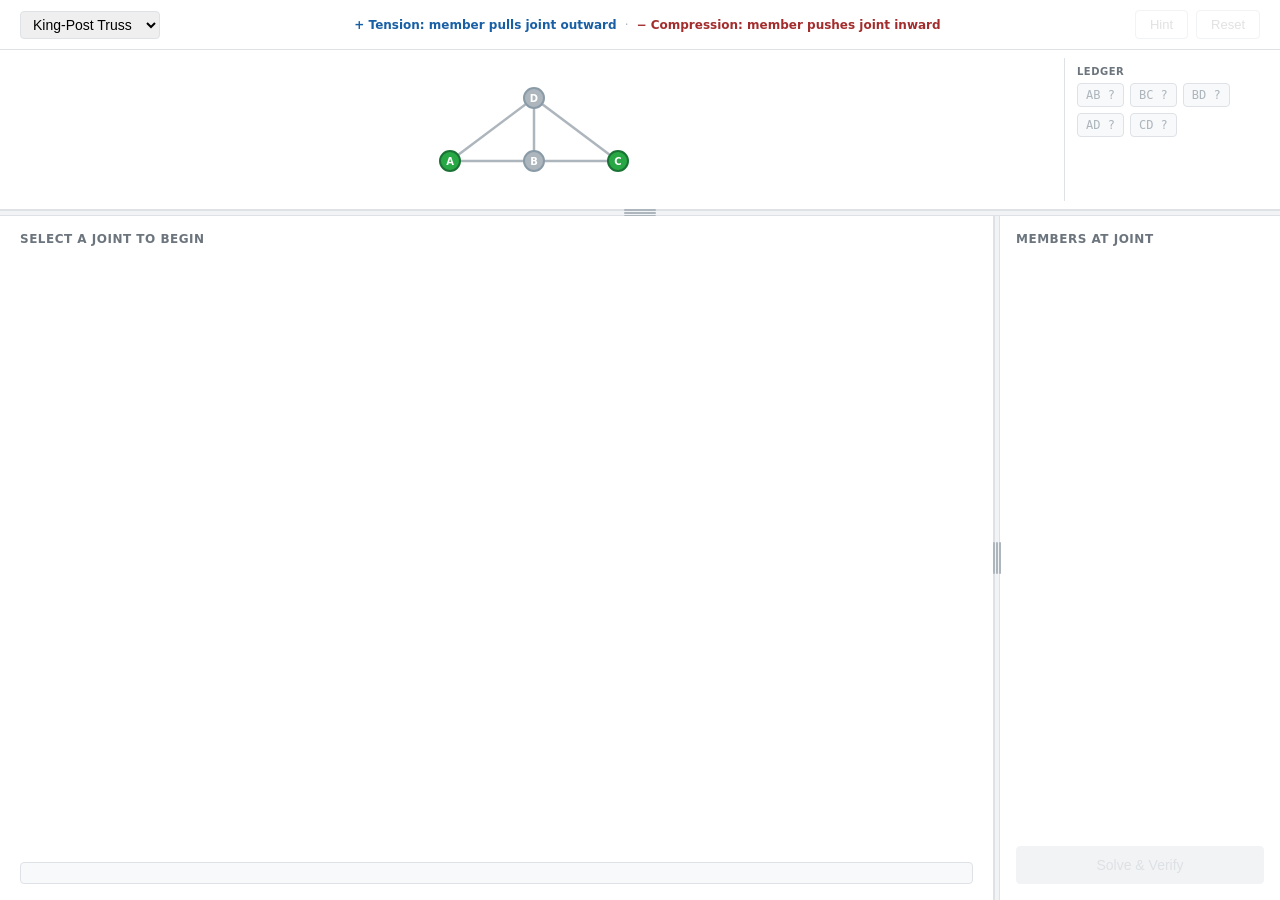
<file: index.html>
<!DOCTYPE html>
<html lang="en">
<head>
  <meta charset="UTF-8">
  <meta name="viewport" content="width=device-width, initial-scale=1.0">
  <title>Method of Joints Trainer</title>
  <link rel="stylesheet" href="style.css">
</head>
<body>
  <header class="app-header">
    <div class="header-left">
      <label for="problem-select" class="sr-only">Select problem</label>
      <select id="problem-select"></select>
    </div>
    <div class="sign-convention">
      <span class="sc-tension">+ Tension: member pulls joint outward</span>
      <span class="sc-sep">·</span>
      <span class="sc-compression">− Compression: member pushes joint inward</span>
    </div>
    <div class="header-right">
      <button id="btn-hint" disabled>Hint</button>
      <button id="btn-reset" disabled>Reset</button>
    </div>
  </header>

  <section class="truss-banner" aria-label="Truss overview" id="truss-banner">
    <div class="overview-inner">
      <div class="overview-svg-wrap">
        <svg id="truss-overview-svg" width="100%" height="100%"></svg>
      </div>
      <div class="overview-ledger">
        <div class="overview-ledger-title">Ledger</div>
        <ul id="ledger-list" class="ledger-list"></ul>
      </div>
    </div>
  </section>

  <div class="resize-handle-h" id="resize-handle-h"></div>

  <main class="workspace">
    <section class="fbd-panel" aria-label="Free body diagram">
      <h2 class="panel-title">Select a joint to begin</h2>
      <svg id="fbd-svg" width="100%" height="100%" aria-label="Free body diagram"></svg>
      <div class="equation-display" id="equation-display"></div>
    </section>

    <div class="resize-handle-v" id="resize-handle-v"></div>

    <aside class="side-panel" aria-label="Member predictions">
      <h2 class="panel-title">Members at joint</h2>
      <ul id="member-list" class="member-list"></ul>
      <button id="btn-solve" disabled>Solve &amp; Verify</button>
      <div id="feedback-message" role="status" aria-live="polite" class="feedback"></div>
    </aside>
  </main>

  <div id="summary-screen" class="summary-screen hidden" role="dialog" aria-modal="true" aria-label="Problem complete">
    <div class="summary-box">
      <h2>All members solved!</h2>
      <svg id="summary-svg" width="100%" height="200"></svg>
      <table id="summary-table"></table>
      <div class="summary-actions">
        <button id="btn-replay">Replay solution</button>
        <button id="btn-try-another">Play Again</button>
      </div>
    </div>
  </div>

  <div id="replay-screen" class="replay-screen hidden" role="dialog" aria-label="Replay solution">
    <div class="replay-header">
      <span id="replay-step-label"></span>
      <button id="btn-replay-prev">← Prev</button>
      <button id="btn-replay-next">Next →</button>
      <button id="btn-replay-print">Print</button>
      <button id="btn-replay-close">Close</button>
    </div>
    <div class="replay-content">
      <svg id="replay-fbd-svg" width="100%" height="300"></svg>
      <div id="replay-equations"></div>
    </div>
  </div>

  <script type="module" src="ui.js"></script>
</body>
</html>
</file>
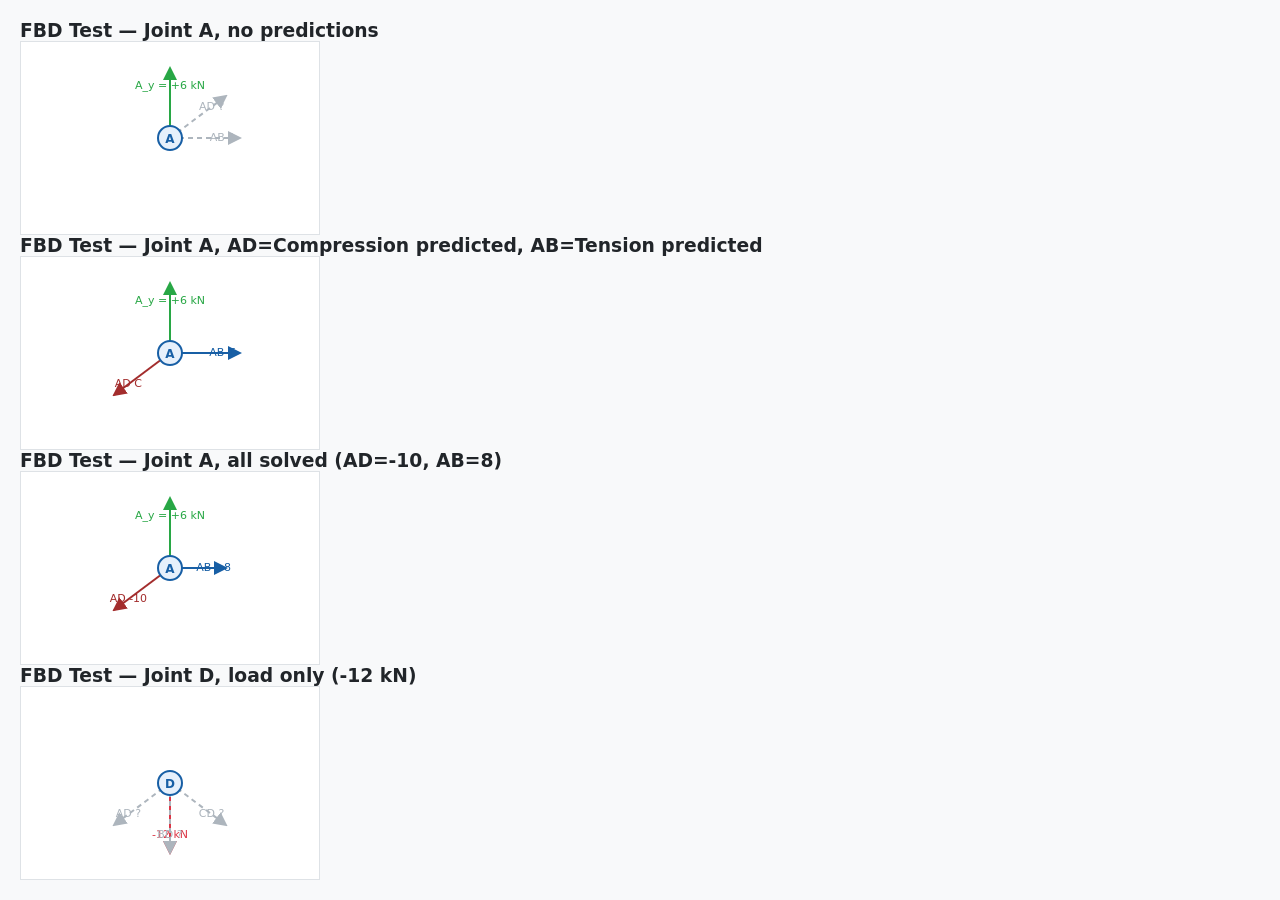
<file: fbd-test.html>
<!DOCTYPE html>
<html>
<head><link rel="stylesheet" href="style.css">
<style>body{padding:20px;} svg{border:1px solid #dee2e6; background:#fff;}</style>
</head>
<body>
<h3>FBD Test — Joint A, no predictions</h3>
<svg id="svg1" width="300" height="280"></svg>
<h3>FBD Test — Joint A, AD=Compression predicted, AB=Tension predicted</h3>
<svg id="svg2" width="300" height="280"></svg>
<h3>FBD Test — Joint A, all solved (AD=-10, AB=8)</h3>
<svg id="svg3" width="300" height="280"></svg>
<h3>FBD Test — Joint D, load only (-12 kN)</h3>
<svg id="svg4" width="300" height="280"></svg>
<script type="module">
import { renderFBD } from './fbd.js';
const KING_POST = {
  joints:[{id:'A',x:0,y:0},{id:'B',x:4,y:0},{id:'C',x:8,y:0},{id:'D',x:4,y:3}],
  members:[{id:'AB',j1:'A',j2:'B'},{id:'BC',j1:'B',j2:'C'},{id:'BD',j1:'B',j2:'D'},{id:'AD',j1:'A',j2:'D'},{id:'CD',j1:'C',j2:'D'}],
  loads:[{joint:'D',fx:0,fy:-12}],
  reactions:[{joint:'A',fx:0,fy:6},{joint:'C',fx:0,fy:6}]
};
renderFBD('A', KING_POST, {}, {}, document.getElementById('svg1'));
renderFBD('A', KING_POST, {}, {AD:'C', AB:'T'}, document.getElementById('svg2'));
renderFBD('A', KING_POST, {AD:-10, AB:8}, {}, document.getElementById('svg3'));
renderFBD('D', KING_POST, {}, {}, document.getElementById('svg4'));
</script>
</body></html>
</file>
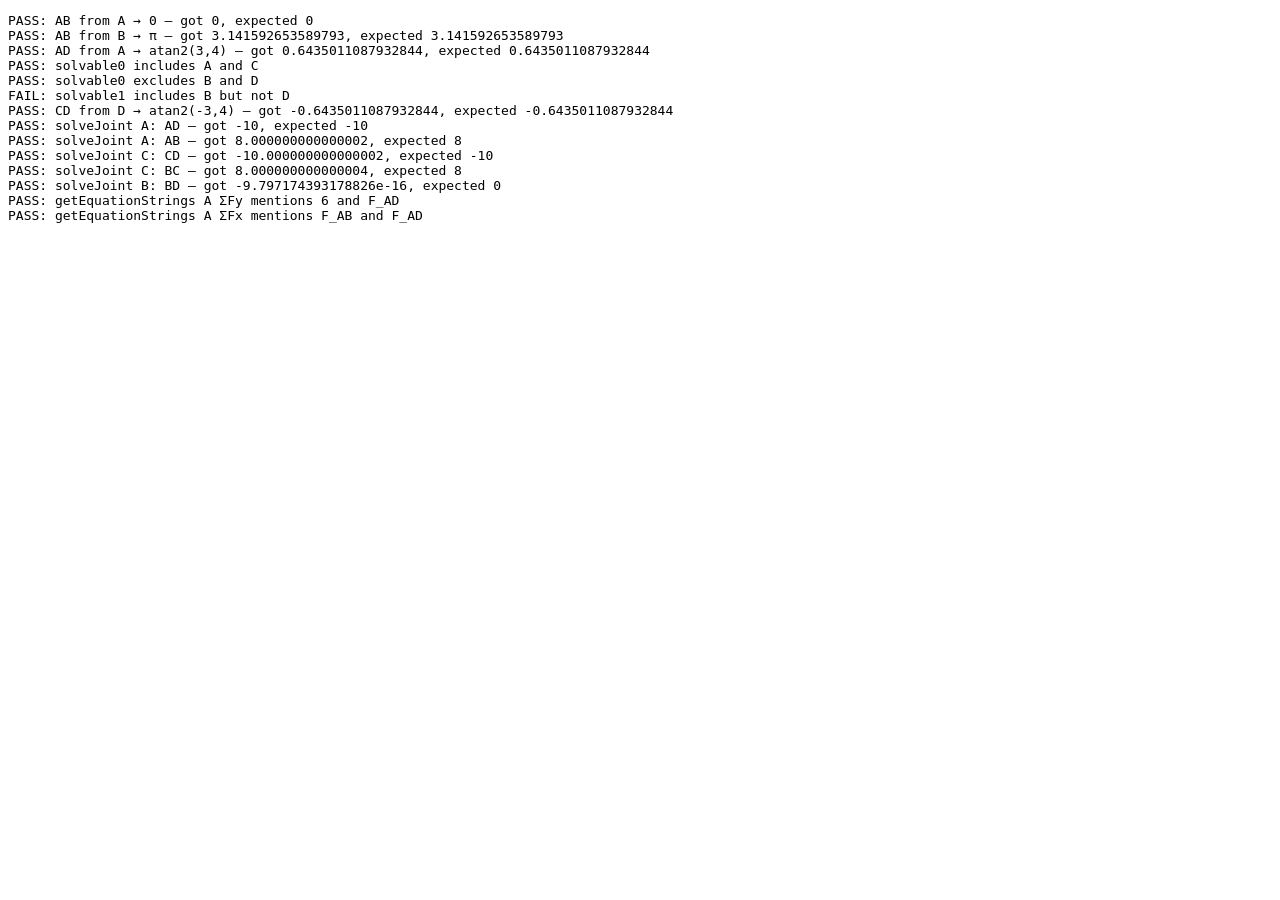
<file: test.html>
<!DOCTYPE html>
<html><body>
<pre id="out"></pre>
<script type="module">
import { getMemberAngle, getSolvableJoints, solveJoint, getEquationStrings } from './truss.js';

const KING_POST = {
  joints: [
    { id: 'A', x: 0, y: 0 }, { id: 'B', x: 4, y: 0 },
    { id: 'C', x: 8, y: 0 }, { id: 'D', x: 4, y: 3 }
  ],
  members: [
    { id: 'AB', j1: 'A', j2: 'B' }, { id: 'BC', j1: 'B', j2: 'C' },
    { id: 'BD', j1: 'B', j2: 'D' }, { id: 'AD', j1: 'A', j2: 'D' },
    { id: 'CD', j1: 'C', j2: 'D' }
  ],
  loads: [{ joint: 'D', fx: 0, fy: -12 }],
  reactions: [{ joint: 'A', fx: 0, fy: 6 }, { joint: 'C', fx: 0, fy: 6 }]
};

const results = [];

function assert(name, got, expected, tol = 1e-9) {
  const pass = Math.abs(got - expected) < tol;
  results.push(`${pass ? 'PASS' : 'FAIL'}: ${name} — got ${got}, expected ${expected}`);
}

// getMemberAngle: AB from A points right → angle 0
assert('AB from A → 0', getMemberAngle('AB', 'A', KING_POST), 0);
// AB from B points left → angle Math.PI
assert('AB from B → π', getMemberAngle('AB', 'B', KING_POST), Math.PI);
// AD from A: D is at (4,3) from A(0,0) → atan2(3,4)
assert('AD from A → atan2(3,4)', getMemberAngle('AD', 'A', KING_POST), Math.atan2(3, 4));

// getSolvableJoints with no solved forces: A and C have 2 unknowns each
const solvable0 = getSolvableJoints(KING_POST, {});
results.push(`${solvable0.includes('A') && solvable0.includes('C') ? 'PASS' : 'FAIL'}: solvable0 includes A and C`);
results.push(`${!solvable0.includes('B') && !solvable0.includes('D') ? 'PASS' : 'FAIL'}: solvable0 excludes B and D`);

// After solving AD and AB, joint D has 2 unknowns: BD and CD → solvable
const solvable1 = getSolvableJoints(KING_POST, { AD: -10, AB: 8, CD: -10, BC: 8 });
results.push(`${solvable1.includes('B') && !solvable1.includes('D') ? 'PASS' : 'FAIL'}: solvable1 includes B but not D`);

// CD from D: D is at (4,3), C is at (8,0) → atan2(-3, 4) — tests Q4
assert('CD from D → atan2(-3,4)', getMemberAngle('CD', 'D', KING_POST), Math.atan2(-3, 4));

// solveJoint at A (king-post): AD and AB unknown, A_y=6 known
const solA = solveJoint('A', KING_POST, {});
// AD = -10 (compression), AB = 8 (tension)
assert('solveJoint A: AD', solA['AD'], -10, 0.001);
assert('solveJoint A: AB', solA['AB'],   8, 0.001);

// solveJoint at C: CD and BC unknown, C_y=6 known
const solC = solveJoint('C', KING_POST, {});
assert('solveJoint C: CD', solC['CD'], -10, 0.001);
assert('solveJoint C: BC', solC['BC'],   8, 0.001);

// solveJoint at B: BD unknown (AB and BC already solved)
const solB = solveJoint('B', KING_POST, { AB: 8, BC: 8, AD: -10, CD: -10 });
assert('solveJoint B: BD', solB['BD'], 0, 0.001);

const eqs = getEquationStrings('A', KING_POST, {});
const fyOk = eqs.fy.includes('6') && eqs.fy.includes('F_AD');
results.push(`${fyOk ? 'PASS' : 'FAIL'}: getEquationStrings A ΣFy mentions 6 and F_AD`);
const fxOk = eqs.fx.includes('F_AB') && eqs.fx.includes('F_AD');
results.push(`${fxOk ? 'PASS' : 'FAIL'}: getEquationStrings A ΣFx mentions F_AB and F_AD`);

document.getElementById('out').textContent = results.join('\n');
</script>
</body></html>
</file>
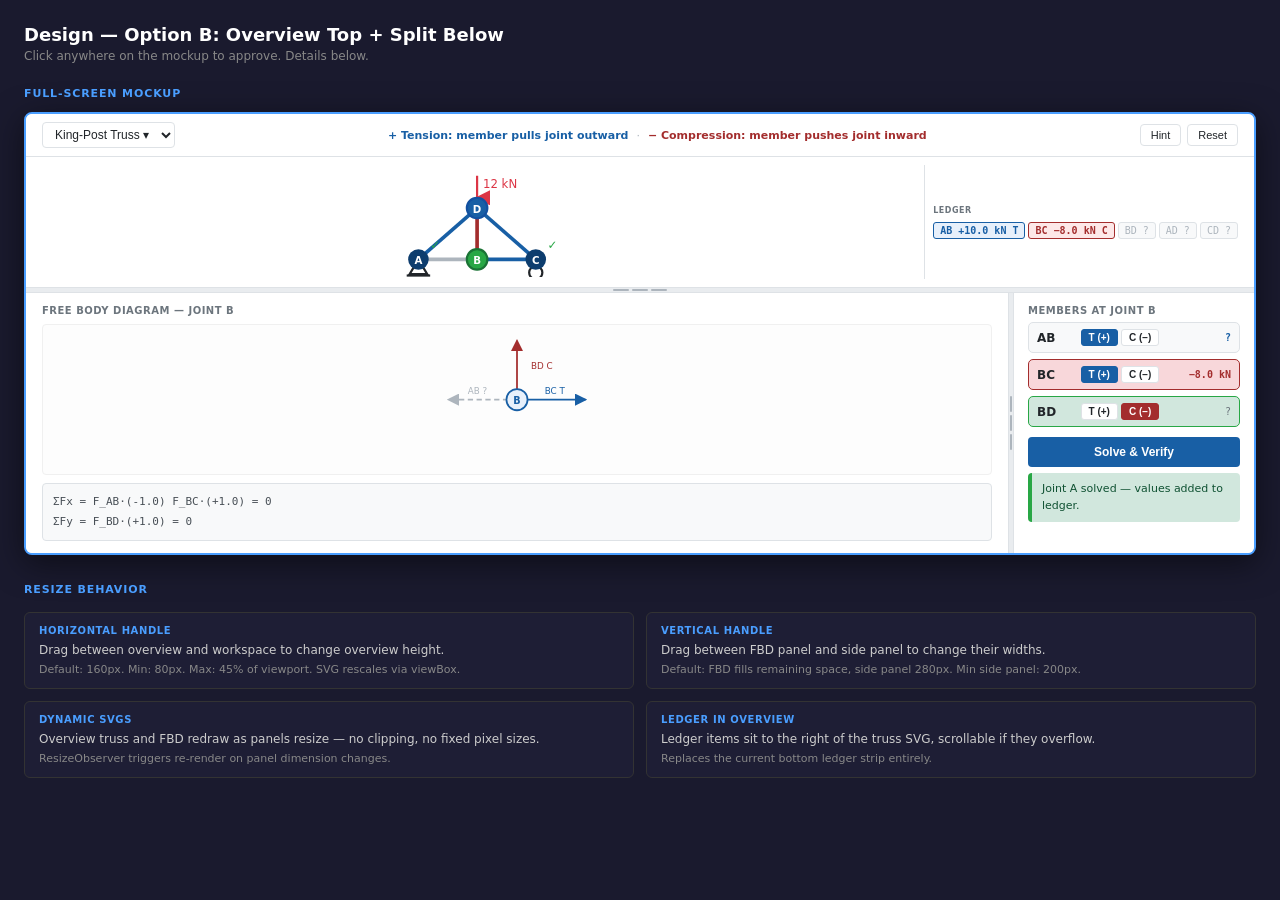
<file: .superpowers/brainstorm/4026-1777485538/content/design-detail.html>
<!DOCTYPE html>
<html lang="en">
<head>
<meta charset="UTF-8">
<meta name="viewport" content="width=device-width, initial-scale=1.0">
<title>Layout Design — Option B Detail</title>
<style>
  *, *::before, *::after { box-sizing: border-box; margin: 0; padding: 0; }
  body { font-family: system-ui, sans-serif; background: #1a1a2e; color: #e0e0e0; padding: 24px; }
  h1 { font-size: 18px; font-weight: 700; color: #fff; margin-bottom: 4px; }
  .subtitle { font-size: 12px; color: #888; margin-bottom: 24px; }

  .section { margin-bottom: 28px; }
  .section-title { font-size: 11px; font-weight: 700; text-transform: uppercase; letter-spacing: 0.08em; color: #4a9eff; margin-bottom: 12px; }

  /* ── Full-size app mockup ─────────────────────────── */
  .app-wrap {
    border: 2px solid #4a9eff;
    border-radius: 8px;
    overflow: hidden;
    background: #f8f9fa;
    font-family: system-ui, sans-serif;
    box-shadow: 0 8px 32px rgba(0,0,0,0.5);
  }
  .m-header {
    background: #fff; border-bottom: 1px solid #dee2e6;
    padding: 8px 16px; display: flex; align-items: center;
    justify-content: space-between; gap: 8px; flex-shrink: 0;
  }
  .m-select { font-size: 12px; padding: 4px 8px; border: 1px solid #dee2e6; border-radius: 4px; background: #fff; color: #212529; }
  .m-sign { font-size: 11px; display: flex; gap: 8px; }
  .m-sign-t { color: #185FA5; font-weight: 600; }
  .m-sign-c { color: #A32D2D; font-weight: 600; }
  .m-btns { display: flex; gap: 6px; }
  .m-btn { padding: 4px 10px; font-size: 11px; border-radius: 4px; border: 1px solid #dee2e6; background: #fff; color: #212529; cursor: default; }

  /* Overview strip */
  .m-overview {
    background: #fff; border-bottom: none; padding: 8px 16px;
    display: flex; align-items: stretch; gap: 12px;
    height: 130px;
  }
  .m-overview-svg-wrap { flex: 1; display: flex; align-items: center; }
  .m-overview-ledger { display: flex; flex-direction: column; justify-content: center; gap: 3px; flex-shrink: 0; padding-left: 8px; border-left: 1px solid #dee2e6; }
  .m-ledger-label { font-size: 8px; font-weight: 700; text-transform: uppercase; letter-spacing: 0.5px; color: #6c757d; margin-bottom: 4px; }
  .m-ledger-row { display: flex; flex-wrap: wrap; gap: 3px; }
  .litem { font-family: monospace; font-size: 10px; padding: 2px 6px; border: 1px solid #dee2e6; border-radius: 3px; background: #f8f9fa; color: #adb5bd; }
  .litem.t { color: #185FA5; border-color: #185FA5; background: #e7f0fb; font-weight: 700; }
  .litem.c { color: #A32D2D; border-color: #A32D2D; background: #fde8e8; font-weight: 700; }

  /* Drag handles */
  .handle-h {
    height: 6px; background: #e9ecef;
    cursor: row-resize; flex-shrink: 0;
    display: flex; align-items: center; justify-content: center;
    border-top: 1px solid #dee2e6; border-bottom: 1px solid #dee2e6;
    position: relative;
  }
  .handle-h-dots { display: flex; gap: 3px; }
  .handle-h-dots span { width: 16px; height: 2px; background: #adb5bd; border-radius: 1px; }
  .handle-v {
    width: 6px; background: #e9ecef;
    cursor: col-resize; flex-shrink: 0;
    display: flex; align-items: center; justify-content: center;
    border-left: 1px solid #dee2e6; border-right: 1px solid #dee2e6;
  }
  .handle-v-dots { display: flex; flex-direction: column; gap: 3px; }
  .handle-v-dots span { width: 2px; height: 16px; background: #adb5bd; border-radius: 1px; }

  /* Workspace */
  .m-workspace { display: flex; background: #fff; height: 260px; }
  .m-fbd-panel { flex: 1; padding: 12px 16px; display: flex; flex-direction: column; gap: 8px; min-width: 0; border-right: none; }
  .m-side-panel { width: 240px; flex-shrink: 0; padding: 12px 14px; display: flex; flex-direction: column; gap: 6px; }
  .panel-title { font-size: 10px; font-weight: 700; text-transform: uppercase; letter-spacing: 0.5px; color: #6c757d; }

  .m-eq { font-family: monospace; font-size: 11px; color: #495057; line-height: 1.8;
    padding: 8px 10px; background: #f8f9fa; border-radius: 4px; border: 1px solid #dee2e6;
    flex-shrink: 0; }

  .m-member-row {
    display: flex; align-items: center; justify-content: space-between;
    padding: 6px 8px; border: 1px solid #dee2e6; border-radius: 5px;
    background: #f8f9fa; gap: 6px;
  }
  .m-member-row.correct { border-color: #28a745; background: #d1e7dd; }
  .m-member-row.wrong   { border-color: #A32D2D; background: #f8d7da; }
  .m-mname { font-weight: 700; font-size: 12px; min-width: 24px; color: #212529; }
  .m-pred { display: flex; gap: 3px; }
  .m-pred button { padding: 2px 7px; font-size: 10px; font-weight: 700; border-radius: 3px; border: 1px solid #dee2e6; background: #fff; color: #212529; cursor: default; }
  .m-pred button.t { background: #185FA5; color: #fff; border-color: #185FA5; }
  .m-pred button.c { background: #A32D2D; color: #fff; border-color: #A32D2D; }
  .m-badge { font-family: monospace; font-size: 10px; color: #6c757d; min-width: 52px; text-align: right; }
  .m-badge.t { color: #185FA5; font-weight: 700; }
  .m-badge.c { color: #A32D2D; font-weight: 700; }

  .m-solve-btn {
    width: 100%; padding: 8px; background: #185FA5; color: #fff;
    border: none; border-radius: 4px; font-size: 12px; font-weight: 600;
    margin-top: 4px; cursor: default;
  }
  .m-feedback {
    font-size: 11px; line-height: 1.5; padding: 8px 10px; border-radius: 4px;
    border-left: 4px solid #28a745; background: #d1e7dd; color: #0f5132;
  }

  /* Annotation callouts */
  .annotations { display: grid; grid-template-columns: 1fr 1fr; gap: 12px; margin-top: 16px; }
  .annotation {
    background: #1e1e35; border: 1px solid #333; border-radius: 6px;
    padding: 12px 14px;
  }
  .ann-tag { font-size: 10px; font-weight: 700; text-transform: uppercase; letter-spacing: 0.06em; color: #4a9eff; margin-bottom: 5px; }
  .ann-text { font-size: 12px; color: #ccc; line-height: 1.5; }
  .ann-detail { font-size: 11px; color: #888; margin-top: 4px; }
</style>
</head>
<body>

<h1>Design — Option B: Overview Top + Split Below</h1>
<p class="subtitle">Click anywhere on the mockup to approve. Details below.</p>

<div class="section">
  <div class="section-title">Full-Screen Mockup</div>
  <div class="app-wrap" data-choice="approve" onclick="approve(this)" style="cursor:pointer;" title="Click to approve">

    <!-- Header -->
    <div class="m-header">
      <select class="m-select"><option>King-Post Truss ▾</option></select>
      <div class="m-sign"><span class="m-sign-t">+ Tension: member pulls joint outward</span><span style="color:#adb5bd">·</span><span class="m-sign-c">− Compression: member pushes joint inward</span></div>
      <div class="m-btns"><button class="m-btn">Hint</button><button class="m-btn">Reset</button></div>
    </div>

    <!-- Overview strip -->
    <div class="m-overview">
      <div class="m-overview-svg-wrap">
        <svg viewBox="-15 -18 110 75" style="width:100%;height:110px;" preserveAspectRatio="xMidYMid meet">
          <!-- members -->
          <line x1="0" y1="45" x2="40" y2="45" stroke="#adb5bd" stroke-width="2.5"/>
          <line x1="40" y1="45" x2="80" y2="45" stroke="#185FA5" stroke-width="2.5"/>
          <line x1="40" y1="45" x2="40" y2="10" stroke="#A32D2D" stroke-width="2.5"/>
          <line x1="0"  y1="45" x2="40" y2="10" stroke="#185FA5" stroke-width="2.5"/>
          <line x1="80" y1="45" x2="40" y2="10" stroke="#185FA5" stroke-width="2.5"/>
          <!-- support symbols -->
          <polygon points="0,45 -6,55 6,55" fill="none" stroke="#212529" stroke-width="1.5"/>
          <line x1="-8" y1="56" x2="8" y2="56" stroke="#212529" stroke-width="1.5"/>
          <circle cx="80" cy="54" r="4.5" fill="none" stroke="#212529" stroke-width="1.5"/>
          <line x1="72" y1="59" x2="88" y2="59" stroke="#212529" stroke-width="1.5"/>
          <!-- load arrow at D -->
          <defs><marker id="ld" markerWidth="7" markerHeight="7" refX="3.5" refY="6" orient="auto"><path d="M0,0 L3.5,7 L7,0Z" fill="#dc3545"/></marker></defs>
          <line x1="40" y1="-12" x2="40" y2="3" stroke="#dc3545" stroke-width="1.5" marker-end="url(#ld)"/>
          <text x="44" y="-4" font-size="8" fill="#dc3545">12 kN</text>
          <!-- joints -->
          <circle cx="0"  cy="45" r="7" fill="#0d3d6e"/><text x="0"  y="46" text-anchor="middle" dominant-baseline="middle" font-size="7" fill="white" font-weight="bold">A</text>
          <circle cx="40" cy="45" r="7" fill="#28a745" stroke="#1a7335" stroke-width="1.5"/><text x="40" y="46" text-anchor="middle" dominant-baseline="middle" font-size="7" fill="white" font-weight="bold">B</text>
          <circle cx="80" cy="45" r="7" fill="#0d3d6e"/><text x="80" y="46" text-anchor="middle" dominant-baseline="middle" font-size="7" fill="white" font-weight="bold">C</text>
          <circle cx="40" cy="10" r="7" fill="#185FA5" stroke="#1250a0" stroke-width="1.5"/><text x="40" y="11" text-anchor="middle" dominant-baseline="middle" font-size="7" fill="white" font-weight="bold">D</text>
          <!-- check marks on solved joints -->
          <text x="8" y="38" font-size="8" fill="#28a745">✓</text>
          <text x="88" y="38" font-size="8" fill="#28a745">✓</text>
        </svg>
      </div>
      <div class="m-overview-ledger">
        <div class="m-ledger-label">Ledger</div>
        <div class="m-ledger-row">
          <span class="litem t">AB +10.0 kN T</span>
          <span class="litem c">BC −8.0 kN C</span>
          <span class="litem">BD ?</span>
          <span class="litem">AD ?</span>
          <span class="litem">CD ?</span>
        </div>
      </div>
    </div>

    <!-- Horizontal drag handle -->
    <div class="handle-h">
      <div class="handle-h-dots"><span></span><span></span><span></span></div>
    </div>

    <!-- Workspace -->
    <div class="m-workspace">
      <!-- FBD panel -->
      <div class="m-fbd-panel">
        <div class="panel-title">Free Body Diagram — Joint B</div>
        <div style="flex:1;min-height:0;display:flex;align-items:center;justify-content:center;background:#fdfdfd;border:1px solid #f0f0f0;border-radius:4px;">
          <svg viewBox="0 0 200 170" style="width:100%;height:100%;max-height:180px;" preserveAspectRatio="xMidYMid meet">
            <defs>
              <marker id="m1" markerWidth="7" markerHeight="7" refX="6" refY="3.5" orient="auto"><path d="M0,0 L7,3.5 L0,7Z" fill="#adb5bd"/></marker>
              <marker id="m2" markerWidth="7" markerHeight="7" refX="6" refY="3.5" orient="auto"><path d="M0,0 L7,3.5 L0,7Z" fill="#185FA5"/></marker>
              <marker id="m3" markerWidth="7" markerHeight="7" refX="6" refY="3.5" orient="auto"><path d="M0,0 L7,3.5 L0,7Z" fill="#A32D2D"/></marker>
            </defs>
            <line x1="100" y1="85" x2="22"  y2="85"  stroke="#adb5bd" stroke-width="2" stroke-dasharray="6,4" marker-end="url(#m1)"/>
            <text x="55"  y="78" font-size="10" fill="#adb5bd" text-anchor="middle">AB ?</text>
            <line x1="100" y1="85" x2="178" y2="85"  stroke="#185FA5" stroke-width="2" marker-end="url(#m2)"/>
            <text x="143" y="78" font-size="10" fill="#185FA5" text-anchor="middle">BC T</text>
            <line x1="100" y1="85" x2="100" y2="18"  stroke="#A32D2D" stroke-width="2" marker-end="url(#m3)"/>
            <text x="116" y="50" font-size="10" fill="#A32D2D">BD C</text>
            <circle cx="100" cy="85" r="12" fill="#e7f0fb" stroke="#185FA5" stroke-width="2"/>
            <text x="100" y="86" text-anchor="middle" dominant-baseline="middle" font-size="11" font-weight="bold" fill="#185FA5">B</text>
          </svg>
        </div>
        <div class="m-eq">ΣFx = F_AB·(-1.0) F_BC·(+1.0) = 0<br>ΣFy = F_BD·(+1.0) = 0</div>
      </div>

      <!-- Vertical drag handle -->
      <div class="handle-v">
        <div class="handle-v-dots"><span></span><span></span><span></span></div>
      </div>

      <!-- Side panel -->
      <div class="m-side-panel">
        <div class="panel-title">Members at Joint B</div>
        <div class="m-member-row">
          <span class="m-mname">AB</span>
          <div class="m-pred"><button class="t">T (+)</button><button>C (−)</button></div>
          <span class="m-badge t">?</span>
        </div>
        <div class="m-member-row wrong">
          <span class="m-mname">BC</span>
          <div class="m-pred"><button class="t">T (+)</button><button>C (−)</button></div>
          <span class="m-badge c">−8.0 kN</span>
        </div>
        <div class="m-member-row correct">
          <span class="m-mname">BD</span>
          <div class="m-pred"><button>T (+)</button><button class="c">C (−)</button></div>
          <span class="m-badge">?</span>
        </div>
        <button class="m-solve-btn">Solve &amp; Verify</button>
        <div class="m-feedback">Joint A solved — values added to ledger.</div>
      </div>
    </div>

  </div>
</div>

<!-- Annotations -->
<div class="section">
  <div class="section-title">Resize Behavior</div>
  <div class="annotations">
    <div class="annotation">
      <div class="ann-tag">Horizontal handle</div>
      <div class="ann-text">Drag between overview and workspace to change overview height.</div>
      <div class="ann-detail">Default: 160px. Min: 80px. Max: 45% of viewport. SVG rescales via viewBox.</div>
    </div>
    <div class="annotation">
      <div class="ann-tag">Vertical handle</div>
      <div class="ann-text">Drag between FBD panel and side panel to change their widths.</div>
      <div class="ann-detail">Default: FBD fills remaining space, side panel 280px. Min side panel: 200px.</div>
    </div>
    <div class="annotation">
      <div class="ann-tag">Dynamic SVGs</div>
      <div class="ann-text">Overview truss and FBD redraw as panels resize — no clipping, no fixed pixel sizes.</div>
      <div class="ann-detail">ResizeObserver triggers re-render on panel dimension changes.</div>
    </div>
    <div class="annotation">
      <div class="ann-tag">Ledger in overview</div>
      <div class="ann-text">Ledger items sit to the right of the truss SVG, scrollable if they overflow.</div>
      <div class="ann-detail">Replaces the current bottom ledger strip entirely.</div>
    </div>
  </div>
</div>

<div id="approved-msg" style="display:none;margin-top:16px;padding:14px 18px;background:#1a3a2a;border:1px solid #28a745;border-radius:6px;color:#6fcf97;font-weight:600;font-size:13px;">
  Design approved. Tell me in the terminal to proceed.
</div>

<script>
function approve(el) {
  document.getElementById('approved-msg').style.display = 'block';
  el.style.borderColor = '#28a745';
  el.style.boxShadow = '0 0 0 3px rgba(40,167,69,0.25)';
  fetch('/select', {
    method: 'POST',
    headers: {'Content-Type':'application/json'},
    body: JSON.stringify({choice: 'approve', text: 'Design approved'})
  }).catch(() => {});
}
</script>
</body>
</html>
</file>
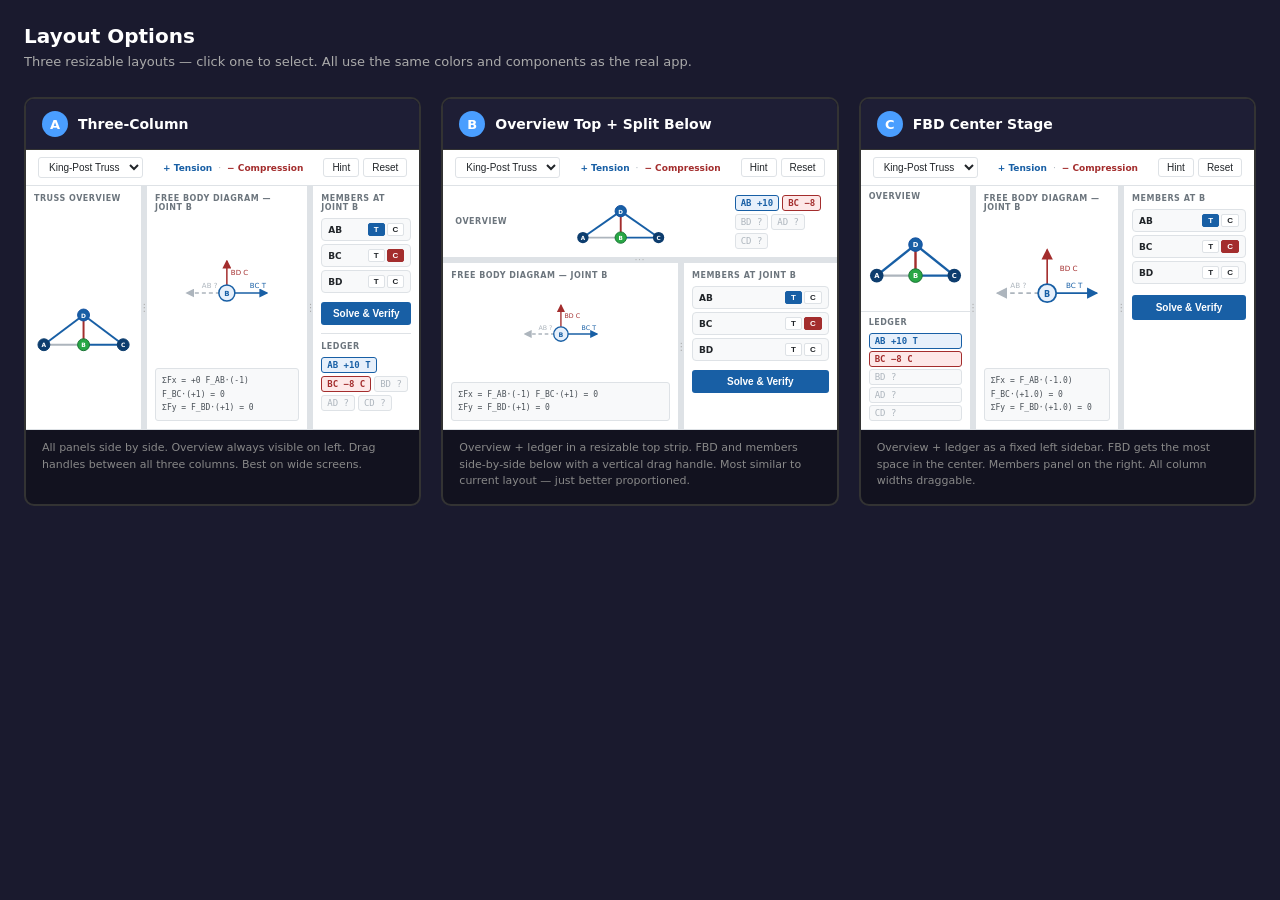
<file: .superpowers/brainstorm/4026-1777485538/content/layout-options.html>
<!DOCTYPE html>
<html lang="en">
<head>
<meta charset="UTF-8">
<meta name="viewport" content="width=device-width, initial-scale=1.0">
<title>Layout Options</title>
<style>
  *, *::before, *::after { box-sizing: border-box; margin: 0; padding: 0; }
  body {
    font-family: system-ui, -apple-system, sans-serif;
    background: #1a1a2e;
    color: #e0e0e0;
    padding: 24px;
  }
  h1 { font-size: 20px; font-weight: 700; margin-bottom: 6px; color: #fff; }
  .subtitle { font-size: 13px; color: #aaa; margin-bottom: 28px; }

  .options-row { display: grid; grid-template-columns: 1fr 1fr 1fr; gap: 20px; }

  .option-card {
    border: 2px solid #333;
    border-radius: 10px;
    overflow: hidden;
    cursor: pointer;
    transition: border-color 0.15s, box-shadow 0.15s, transform 0.1s;
    background: #12121f;
  }
  .option-card:hover { border-color: #4a9eff; transform: translateY(-2px); box-shadow: 0 8px 24px rgba(0,0,0,0.4); }
  .option-card.selected { border-color: #4a9eff; box-shadow: 0 0 0 3px rgba(74,158,255,0.25); }

  .option-header {
    display: flex; align-items: center; gap: 10px;
    padding: 12px 16px;
    background: #1e1e35;
    border-bottom: 1px solid #333;
  }
  .option-letter {
    width: 26px; height: 26px; border-radius: 50%;
    background: #4a9eff; color: #fff;
    display: flex; align-items: center; justify-content: center;
    font-weight: 800; font-size: 13px; flex-shrink: 0;
  }
  .option-card.selected .option-letter { background: #4a9eff; }
  .option-title { font-weight: 700; font-size: 14px; color: #fff; }
  .option-desc { font-size: 11px; color: #888; padding: 10px 16px 14px; line-height: 1.5; }

  /* ─── App mockup shell ─────────────────────────────────── */
  .app-mock {
    background: #f8f9fa;
    border-bottom: 1px solid #dee2e6;
    font-family: system-ui, sans-serif;
    height: 280px;
    display: flex;
    flex-direction: column;
    overflow: hidden;
    position: relative;
  }

  /* Header */
  .m-header {
    background: #fff;
    border-bottom: 1px solid #dee2e6;
    padding: 7px 12px;
    display: flex;
    align-items: center;
    justify-content: space-between;
    flex-shrink: 0;
    gap: 6px;
  }
  .m-select {
    font-size: 10px; padding: 3px 6px;
    border: 1px solid #dee2e6; border-radius: 3px;
    background: #fff; color: #212529;
  }
  .m-sign {
    font-size: 9px; display: flex; gap: 6px;
  }
  .m-sign-t { color: #185FA5; font-weight: 600; }
  .m-sign-c { color: #A32D2D; font-weight: 600; }
  .m-btns { display: flex; gap: 4px; }
  .m-btn {
    padding: 3px 8px; font-size: 10px; border-radius: 3px;
    border: 1px solid #dee2e6; background: #fff; cursor: default;
    color: #212529;
  }
  .m-btn.primary { background: #185FA5; color: #fff; border-color: #185FA5; }

  /* Resize handle visuals */
  .m-handle-v {
    width: 5px; background: #dee2e6; cursor: col-resize; flex-shrink: 0;
    position: relative; transition: background 0.1s;
    display: flex; align-items: center; justify-content: center;
  }
  .m-handle-v::after {
    content: '⋮'; font-size: 10px; color: #aaa; position: absolute;
  }
  .m-handle-h {
    height: 5px; background: #dee2e6; cursor: row-resize; flex-shrink: 0;
    position: relative;
    display: flex; align-items: center; justify-content: center;
  }
  .m-handle-h::after {
    content: '···'; font-size: 8px; color: #aaa; position: absolute; letter-spacing: 1px;
  }
  .option-card:hover .m-handle-v,
  .option-card:hover .m-handle-h { background: #4a9eff; opacity: 0.5; }

  /* Panel */
  .m-panel {
    background: #fff;
    border: none;
    overflow: hidden;
    display: flex;
    flex-direction: column;
    padding: 8px;
    min-width: 0; min-height: 0;
  }
  .m-panel-title {
    font-size: 8px; font-weight: 700; text-transform: uppercase;
    letter-spacing: 0.5px; color: #6c757d; margin-bottom: 6px; flex-shrink: 0;
  }

  /* Truss SVG pane */
  .m-truss-pane { background: #fff; padding: 8px; overflow: hidden; }

  /* FBD placeholder */
  .m-fbd-circle {
    width: 60px; height: 60px; border-radius: 50%;
    border: 2px solid #dee2e6;
    background: #f8f9fa;
    position: relative;
    margin: auto;
    flex-shrink: 0;
  }

  /* Member rows */
  .m-member-row {
    display: flex; align-items: center; justify-content: space-between;
    padding: 4px 6px; border: 1px solid #dee2e6; border-radius: 4px;
    background: #f8f9fa; margin-bottom: 3px; font-size: 9px;
  }
  .m-member-name { font-weight: 700; color: #212529; }
  .m-pred-btns { display: flex; gap: 2px; }
  .m-pred-btn {
    padding: 1px 5px; font-size: 8px; font-weight: 700; border-radius: 2px;
    border: 1px solid #dee2e6; background: #fff; color: #212529;
  }
  .m-pred-btn.t { background: #185FA5; color: #fff; border-color: #185FA5; }
  .m-pred-btn.c { background: #A32D2D; color: #fff; border-color: #A32D2D; }

  /* Ledger items */
  .m-ledger {
    display: flex; flex-wrap: wrap; gap: 3px; padding: 6px 8px;
    background: #fff; border-top: 1px solid #dee2e6; flex-shrink: 0;
  }
  .m-ledger-item {
    font-family: monospace; font-size: 9px; padding: 2px 5px;
    border: 1px solid #dee2e6; border-radius: 3px; background: #f8f9fa; color: #adb5bd;
  }
  .m-ledger-item.t { color: #185FA5; border-color: #185FA5; background: #e7f0fb; font-weight: 700; }
  .m-ledger-item.c { color: #A32D2D; border-color: #A32D2D; background: #fde8e8; font-weight: 700; }

  /* Equations */
  .m-eq { font-family: monospace; font-size: 8px; color: #495057; line-height: 1.7;
    padding: 5px 6px; background: #f8f9fa; border: 1px solid #dee2e6; border-radius: 3px; }

  /* ─── Selected indicator ──────────────────────────────── */
  .sel-bar {
    position: fixed; bottom: 20px; left: 50%; transform: translateX(-50%);
    background: #4a9eff; color: #fff; padding: 10px 20px; border-radius: 24px;
    font-size: 13px; font-weight: 600; box-shadow: 0 4px 16px rgba(74,158,255,0.4);
    display: none; pointer-events: none;
  }
  .sel-bar.visible { display: block; }
</style>
</head>
<body>

<h1>Layout Options</h1>
<p class="subtitle">Three resizable layouts — click one to select. All use the same colors and components as the real app.</p>

<div class="options-row">

  <!-- ══ OPTION A: Three-Column ══ -->
  <div class="option-card" data-choice="a" onclick="pick(this)">
    <div class="option-header">
      <div class="option-letter">A</div>
      <div class="option-title">Three-Column</div>
    </div>

    <div class="app-mock">
      <!-- Header -->
      <div class="m-header">
        <select class="m-select"><option>King-Post Truss</option></select>
        <div class="m-sign"><span class="m-sign-t">+ Tension</span><span style="color:#adb5bd">·</span><span class="m-sign-c">− Compression</span></div>
        <div class="m-btns"><button class="m-btn">Hint</button><button class="m-btn">Reset</button></div>
      </div>
      <!-- Three columns -->
      <div style="display:flex; flex:1; min-height:0;">
        <!-- Col 1: Truss Overview -->
        <div class="m-panel" style="flex:1.1; border-right:1px solid #dee2e6; padding:8px;">
          <div class="m-panel-title">Truss Overview</div>
          <svg viewBox="-10 -10 100 80" style="width:100%;flex:1;min-height:0;" preserveAspectRatio="xMidYMid meet">
            <!-- Members -->
            <line x1="0" y1="60" x2="40" y2="60" stroke="#adb5bd" stroke-width="2"/>
            <line x1="40" y1="60" x2="80" y2="60" stroke="#185FA5" stroke-width="2"/>
            <line x1="40" y1="60" x2="40" y2="30" stroke="#A32D2D" stroke-width="2"/>
            <line x1="0"  y1="60" x2="40" y2="30" stroke="#185FA5" stroke-width="2"/>
            <line x1="80" y1="60" x2="40" y2="30" stroke="#185FA5" stroke-width="2"/>
            <!-- Joints -->
            <circle cx="0"  cy="60" r="6" fill="#0d3d6e" stroke="#0d3d6e"/>
            <text x="0" y="61" text-anchor="middle" dominant-baseline="middle" font-size="6" fill="white" font-weight="bold">A</text>
            <circle cx="40" cy="60" r="6" fill="#28a745" stroke="#1a7335"/>
            <text x="40" y="61" text-anchor="middle" dominant-baseline="middle" font-size="6" fill="white" font-weight="bold">B</text>
            <circle cx="80" cy="60" r="6" fill="#0d3d6e" stroke="#0d3d6e"/>
            <text x="80" y="61" text-anchor="middle" dominant-baseline="middle" font-size="6" fill="white" font-weight="bold">C</text>
            <circle cx="40" cy="30" r="6" fill="#185FA5" stroke="#1250a0"/>
            <text x="40" y="31" text-anchor="middle" dominant-baseline="middle" font-size="6" fill="white" font-weight="bold">D</text>
          </svg>
        </div>
        <div class="m-handle-v"></div>
        <!-- Col 2: FBD + Equations -->
        <div class="m-panel" style="flex:1.6; border-right:1px solid #dee2e6;">
          <div class="m-panel-title">Free Body Diagram — Joint B</div>
          <div style="flex:1;min-height:0;display:flex;align-items:center;justify-content:center;position:relative;">
            <svg viewBox="0 0 120 100" style="width:90%;max-height:100px;" preserveAspectRatio="xMidYMid meet">
              <!-- Arrows outward -->
              <defs>
                <marker id="a1" markerWidth="6" markerHeight="6" refX="5" refY="3" orient="auto"><path d="M0,0 L6,3 L0,6Z" fill="#adb5bd"/></marker>
                <marker id="a2" markerWidth="6" markerHeight="6" refX="5" refY="3" orient="auto"><path d="M0,0 L6,3 L0,6Z" fill="#185FA5"/></marker>
                <marker id="a3" markerWidth="6" markerHeight="6" refX="5" refY="3" orient="auto"><path d="M0,0 L6,3 L0,6Z" fill="#A32D2D"/></marker>
                <marker id="a4" markerWidth="6" markerHeight="6" refX="5" refY="3" orient="auto"><path d="M0,0 L6,3 L0,6Z" fill="#28a745"/></marker>
              </defs>
              <!-- Unknown member AB -->
              <line x1="60" y1="50" x2="20" y2="50" stroke="#adb5bd" stroke-width="1.5" stroke-dasharray="4,3" marker-end="url(#a1)"/>
              <text x="35" y="45" font-size="7" fill="#adb5bd">AB ?</text>
              <!-- Unknown member BC (tension - blue) -->
              <line x1="60" y1="50" x2="100" y2="50" stroke="#185FA5" stroke-width="1.5" marker-end="url(#a2)"/>
              <text x="83" y="45" font-size="7" fill="#185FA5">BC T</text>
              <!-- BD (compression - red) -->
              <line x1="60" y1="50" x2="60" y2="18" stroke="#A32D2D" stroke-width="1.5" marker-end="url(#a3)"/>
              <text x="64" y="32" font-size="7" fill="#A32D2D">BD C</text>
              <!-- Joint circle -->
              <circle cx="60" cy="50" r="8" fill="#e7f0fb" stroke="#185FA5" stroke-width="1.5"/>
              <text x="60" y="51" text-anchor="middle" dominant-baseline="middle" font-size="7" font-weight="bold" fill="#185FA5">B</text>
            </svg>
          </div>
          <div class="m-eq">ΣFx = +0 F_AB·(-1) F_BC·(+1) = 0<br>ΣFy = F_BD·(+1) = 0</div>
        </div>
        <div class="m-handle-v"></div>
        <!-- Col 3: Members + Ledger -->
        <div class="m-panel" style="flex:1; overflow-y:auto;">
          <div class="m-panel-title">Members at Joint B</div>
          <div class="m-member-row">
            <span class="m-member-name">AB</span>
            <div class="m-pred-btns"><button class="m-pred-btn t">T</button><button class="m-pred-btn">C</button></div>
          </div>
          <div class="m-member-row">
            <span class="m-member-name">BC</span>
            <div class="m-pred-btns"><button class="m-pred-btn">T</button><button class="m-pred-btn c">C</button></div>
          </div>
          <div class="m-member-row">
            <span class="m-member-name">BD</span>
            <div class="m-pred-btns"><button class="m-pred-btn">T</button><button class="m-pred-btn">C</button></div>
          </div>
          <button style="width:100%;margin-top:6px;padding:6px;background:#185FA5;color:#fff;border:none;border-radius:3px;font-size:10px;font-weight:600;cursor:default;">Solve &amp; Verify</button>
          <div style="height:1px;background:#dee2e6;margin:8px 0;"></div>
          <div class="m-panel-title">Ledger</div>
          <div style="display:flex;flex-wrap:wrap;gap:3px;">
            <span class="m-ledger-item t">AB +10 T</span>
            <span class="m-ledger-item c">BC −8 C</span>
            <span class="m-ledger-item">BD ?</span>
            <span class="m-ledger-item">AD ?</span>
            <span class="m-ledger-item">CD ?</span>
          </div>
        </div>
      </div>
    </div>

    <div class="option-desc">All panels side by side. Overview always visible on left. Drag handles between all three columns. Best on wide screens.</div>
  </div>

  <!-- ══ OPTION B: Overview Top + Workspace Below ══ -->
  <div class="option-card" data-choice="b" onclick="pick(this)">
    <div class="option-header">
      <div class="option-letter">B</div>
      <div class="option-title">Overview Top + Split Below</div>
    </div>

    <div class="app-mock">
      <!-- Header -->
      <div class="m-header">
        <select class="m-select"><option>King-Post Truss</option></select>
        <div class="m-sign"><span class="m-sign-t">+ Tension</span><span style="color:#adb5bd">·</span><span class="m-sign-c">− Compression</span></div>
        <div class="m-btns"><button class="m-btn">Hint</button><button class="m-btn">Reset</button></div>
      </div>
      <!-- Overview row -->
      <div style="background:#fff;border-bottom:1px solid #dee2e6;padding:6px 12px;flex-shrink:0;height:72px;display:flex;align-items:center;">
        <div style="font-size:8px;font-weight:700;text-transform:uppercase;letter-spacing:0.5px;color:#6c757d;margin-right:10px;flex-shrink:0;">Overview</div>
        <svg viewBox="-5 -8 90 55" style="height:52px;flex:1;" preserveAspectRatio="xMidYMid meet">
          <line x1="0" y1="36" x2="40" y2="36" stroke="#adb5bd" stroke-width="2"/>
          <line x1="40" y1="36" x2="80" y2="36" stroke="#185FA5" stroke-width="2"/>
          <line x1="40" y1="36" x2="40" y2="8"  stroke="#A32D2D" stroke-width="2"/>
          <line x1="0"  y1="36" x2="40" y2="8"  stroke="#185FA5" stroke-width="2"/>
          <line x1="80" y1="36" x2="40" y2="8"  stroke="#185FA5" stroke-width="2"/>
          <circle cx="0"  cy="36" r="6" fill="#0d3d6e"/><text x="0"  y="37" text-anchor="middle" dominant-baseline="middle" font-size="6" fill="white" font-weight="bold">A</text>
          <circle cx="40" cy="36" r="6" fill="#28a745" stroke="#1a7335"/><text x="40" y="37" text-anchor="middle" dominant-baseline="middle" font-size="6" fill="white" font-weight="bold">B</text>
          <circle cx="80" cy="36" r="6" fill="#0d3d6e"/><text x="80" y="37" text-anchor="middle" dominant-baseline="middle" font-size="6" fill="white" font-weight="bold">C</text>
          <circle cx="40" cy="8"  r="6" fill="#185FA5" stroke="#1250a0"/><text x="40" y="9" text-anchor="middle" dominant-baseline="middle" font-size="6" fill="white" font-weight="bold">D</text>
        </svg>
        <div style="display:flex;flex-wrap:wrap;gap:3px;margin-left:10px;flex-shrink:0;max-width:90px;">
          <span class="m-ledger-item t">AB +10</span>
          <span class="m-ledger-item c">BC −8</span>
          <span class="m-ledger-item">BD ?</span>
          <span class="m-ledger-item">AD ?</span>
          <span class="m-ledger-item">CD ?</span>
        </div>
      </div>
      <div class="m-handle-h"></div>
      <!-- Bottom: FBD + side panel -->
      <div style="display:flex;flex:1;min-height:0;">
        <div class="m-panel" style="flex:1.6;border-right:1px solid #dee2e6;">
          <div class="m-panel-title">Free Body Diagram — Joint B</div>
          <div style="flex:1;min-height:0;display:flex;align-items:center;justify-content:center;">
            <svg viewBox="0 0 120 100" style="width:85%;max-height:90px;" preserveAspectRatio="xMidYMid meet">
              <defs>
                <marker id="b1" markerWidth="6" markerHeight="6" refX="5" refY="3" orient="auto"><path d="M0,0 L6,3 L0,6Z" fill="#adb5bd"/></marker>
                <marker id="b2" markerWidth="6" markerHeight="6" refX="5" refY="3" orient="auto"><path d="M0,0 L6,3 L0,6Z" fill="#185FA5"/></marker>
                <marker id="b3" markerWidth="6" markerHeight="6" refX="5" refY="3" orient="auto"><path d="M0,0 L6,3 L0,6Z" fill="#A32D2D"/></marker>
              </defs>
              <line x1="60" y1="50" x2="20" y2="50" stroke="#adb5bd" stroke-width="1.5" stroke-dasharray="4,3" marker-end="url(#b1)"/>
              <text x="35" y="45" font-size="7" fill="#adb5bd">AB ?</text>
              <line x1="60" y1="50" x2="100" y2="50" stroke="#185FA5" stroke-width="1.5" marker-end="url(#b2)"/>
              <text x="83" y="45" font-size="7" fill="#185FA5">BC T</text>
              <line x1="60" y1="50" x2="60" y2="18" stroke="#A32D2D" stroke-width="1.5" marker-end="url(#b3)"/>
              <text x="64" y="32" font-size="7" fill="#A32D2D">BD C</text>
              <circle cx="60" cy="50" r="8" fill="#e7f0fb" stroke="#185FA5" stroke-width="1.5"/>
              <text x="60" y="51" text-anchor="middle" dominant-baseline="middle" font-size="7" font-weight="bold" fill="#185FA5">B</text>
            </svg>
          </div>
          <div class="m-eq">ΣFx = F_AB·(-1) F_BC·(+1) = 0<br>ΣFy = F_BD·(+1) = 0</div>
        </div>
        <div class="m-handle-v"></div>
        <div class="m-panel" style="flex:1;overflow-y:auto;">
          <div class="m-panel-title">Members at Joint B</div>
          <div class="m-member-row"><span class="m-member-name">AB</span><div class="m-pred-btns"><button class="m-pred-btn t">T</button><button class="m-pred-btn">C</button></div></div>
          <div class="m-member-row"><span class="m-member-name">BC</span><div class="m-pred-btns"><button class="m-pred-btn">T</button><button class="m-pred-btn c">C</button></div></div>
          <div class="m-member-row"><span class="m-member-name">BD</span><div class="m-pred-btns"><button class="m-pred-btn">T</button><button class="m-pred-btn">C</button></div></div>
          <button style="width:100%;margin-top:6px;padding:6px;background:#185FA5;color:#fff;border:none;border-radius:3px;font-size:10px;font-weight:600;">Solve &amp; Verify</button>
        </div>
      </div>
    </div>

    <div class="option-desc">Overview + ledger in a resizable top strip. FBD and members side-by-side below with a vertical drag handle. Most similar to current layout — just better proportioned.</div>
  </div>

  <!-- ══ OPTION C: FBD Center Stage ══ -->
  <div class="option-card" data-choice="c" onclick="pick(this)">
    <div class="option-header">
      <div class="option-letter">C</div>
      <div class="option-title">FBD Center Stage</div>
    </div>

    <div class="app-mock">
      <!-- Header -->
      <div class="m-header">
        <select class="m-select"><option>King-Post Truss</option></select>
        <div class="m-sign"><span class="m-sign-t">+ Tension</span><span style="color:#adb5bd">·</span><span class="m-sign-c">− Compression</span></div>
        <div class="m-btns"><button class="m-btn">Hint</button><button class="m-btn">Reset</button></div>
      </div>
      <!-- Main body -->
      <div style="display:flex;flex:1;min-height:0;">
        <!-- Left: Overview + ledger stacked -->
        <div style="width:110px;flex-shrink:0;display:flex;flex-direction:column;border-right:1px solid #dee2e6;background:#fff;">
          <div style="padding:6px 8px;font-size:8px;font-weight:700;text-transform:uppercase;letter-spacing:0.5px;color:#6c757d;flex-shrink:0;">Overview</div>
          <div style="flex:1;min-height:0;padding:0 8px;display:flex;align-items:center;">
            <svg viewBox="-8 -5 96 55" style="width:100%;" preserveAspectRatio="xMidYMid meet">
              <line x1="0" y1="40" x2="40" y2="40" stroke="#adb5bd" stroke-width="2.5"/>
              <line x1="40" y1="40" x2="80" y2="40" stroke="#185FA5" stroke-width="2.5"/>
              <line x1="40" y1="40" x2="40" y2="8"  stroke="#A32D2D" stroke-width="2.5"/>
              <line x1="0"  y1="40" x2="40" y2="8"  stroke="#185FA5" stroke-width="2.5"/>
              <line x1="80" y1="40" x2="40" y2="8"  stroke="#185FA5" stroke-width="2.5"/>
              <circle cx="0"  cy="40" r="7" fill="#0d3d6e"/><text x="0"  y="41" text-anchor="middle" dominant-baseline="middle" font-size="7" fill="white" font-weight="bold">A</text>
              <circle cx="40" cy="40" r="7" fill="#28a745" stroke="#1a7335"/><text x="40" y="41" text-anchor="middle" dominant-baseline="middle" font-size="7" fill="white" font-weight="bold">B</text>
              <circle cx="80" cy="40" r="7" fill="#0d3d6e"/><text x="80" y="41" text-anchor="middle" dominant-baseline="middle" font-size="7" fill="white" font-weight="bold">C</text>
              <circle cx="40" cy="8"  r="7" fill="#185FA5" stroke="#1250a0"/><text x="40" y="9" text-anchor="middle" dominant-baseline="middle" font-size="7" fill="white" font-weight="bold">D</text>
            </svg>
          </div>
          <div style="height:1px;background:#dee2e6;flex-shrink:0;"></div>
          <div style="padding:6px 8px;font-size:8px;font-weight:700;text-transform:uppercase;letter-spacing:0.5px;color:#6c757d;flex-shrink:0;">Ledger</div>
          <div style="padding:0 8px 8px;display:flex;flex-direction:column;gap:2px;">
            <span class="m-ledger-item t">AB +10 T</span>
            <span class="m-ledger-item c">BC −8 C</span>
            <span class="m-ledger-item">BD ?</span>
            <span class="m-ledger-item">AD ?</span>
            <span class="m-ledger-item">CD ?</span>
          </div>
        </div>
        <div class="m-handle-v"></div>
        <!-- Center: FBD (big) -->
        <div class="m-panel" style="flex:1;border-right:1px solid #dee2e6;">
          <div class="m-panel-title">Free Body Diagram — Joint B</div>
          <div style="flex:1;min-height:0;display:flex;align-items:center;justify-content:center;">
            <svg viewBox="0 0 140 120" style="width:100%;max-height:130px;" preserveAspectRatio="xMidYMid meet">
              <defs>
                <marker id="c1" markerWidth="7" markerHeight="7" refX="6" refY="3.5" orient="auto"><path d="M0,0 L7,3.5 L0,7Z" fill="#adb5bd"/></marker>
                <marker id="c2" markerWidth="7" markerHeight="7" refX="6" refY="3.5" orient="auto"><path d="M0,0 L7,3.5 L0,7Z" fill="#185FA5"/></marker>
                <marker id="c3" markerWidth="7" markerHeight="7" refX="6" refY="3.5" orient="auto"><path d="M0,0 L7,3.5 L0,7Z" fill="#A32D2D"/></marker>
              </defs>
              <line x1="70" y1="60" x2="15" y2="60" stroke="#adb5bd" stroke-width="1.8" stroke-dasharray="5,4" marker-end="url(#c1)"/>
              <text x="38" y="54" font-size="8" fill="#adb5bd" text-anchor="middle">AB ?</text>
              <line x1="70" y1="60" x2="125" y2="60" stroke="#185FA5" stroke-width="1.8" marker-end="url(#c2)"/>
              <text x="100" y="54" font-size="8" fill="#185FA5" text-anchor="middle">BC T</text>
              <line x1="70" y1="60" x2="70" y2="12" stroke="#A32D2D" stroke-width="1.8" marker-end="url(#c3)"/>
              <text x="84" y="36" font-size="8" fill="#A32D2D">BD C</text>
              <circle cx="70" cy="60" r="10" fill="#e7f0fb" stroke="#185FA5" stroke-width="2"/>
              <text x="70" y="61" text-anchor="middle" dominant-baseline="middle" font-size="9" font-weight="bold" fill="#185FA5">B</text>
            </svg>
          </div>
          <div class="m-eq">ΣFx = F_AB·(-1.0) F_BC·(+1.0) = 0<br>ΣFy = F_BD·(+1.0) = 0</div>
        </div>
        <div class="m-handle-v"></div>
        <!-- Right: Members -->
        <div class="m-panel" style="width:130px;flex-shrink:0;">
          <div class="m-panel-title">Members at B</div>
          <div class="m-member-row"><span class="m-member-name">AB</span><div class="m-pred-btns"><button class="m-pred-btn t">T</button><button class="m-pred-btn">C</button></div></div>
          <div class="m-member-row"><span class="m-member-name">BC</span><div class="m-pred-btns"><button class="m-pred-btn">T</button><button class="m-pred-btn c">C</button></div></div>
          <div class="m-member-row"><span class="m-member-name">BD</span><div class="m-pred-btns"><button class="m-pred-btn">T</button><button class="m-pred-btn">C</button></div></div>
          <button style="width:100%;margin-top:8px;padding:7px;background:#185FA5;color:#fff;border:none;border-radius:3px;font-size:10px;font-weight:600;">Solve &amp; Verify</button>
        </div>
      </div>
    </div>

    <div class="option-desc">Overview + ledger as a fixed left sidebar. FBD gets the most space in the center. Members panel on the right. All column widths draggable.</div>
  </div>

</div>

<div class="sel-bar" id="sel-bar">Option selected — tell me in the terminal</div>

<script>
function pick(el) {
  document.querySelectorAll('.option-card').forEach(c => c.classList.remove('selected'));
  el.classList.add('selected');
  document.getElementById('sel-bar').classList.add('visible');

  // Write selection event for the server to read
  fetch('/select', {
    method: 'POST',
    headers: {'Content-Type':'application/json'},
    body: JSON.stringify({choice: el.dataset.choice, text: el.querySelector('.option-title').textContent})
  }).catch(() => {});
}
</script>
</body>
</html>
</file>
<file: style.css>
/* ── Reset & base ─────────────────────────────────────────── */
*, *::before, *::after { box-sizing: border-box; margin: 0; padding: 0; }
body { font-family: system-ui, -apple-system, sans-serif; background: #f8f9fa; color: #212529; height: 100vh; overflow: hidden; display: flex; flex-direction: column; }
.sr-only { position: absolute; width: 1px; height: 1px; padding: 0; overflow: hidden; clip: rect(0,0,0,0); white-space: nowrap; border: 0; }
.hidden { display: none !important; }

/* ── Colors ───────────────────────────────────────────────── */
:root {
  --tension:     #185FA5;
  --compression: #A32D2D;
  --zero:        #6c757d;
  --reaction:    #28a745;
  --load:        #dc3545;
  --unknown:     #adb5bd;
  --solvable:    #28a745;
  --active:      #185FA5;
  --solved-joint:#0d3d6e;
  --locked:      #adb5bd;
  --bg-panel:    #ffffff;
  --border:      #dee2e6;
}

/* ── Header ───────────────────────────────────────────────── */
.app-header {
  display: flex; align-items: center; justify-content: space-between;
  padding: 10px 20px; background: var(--bg-panel); border-bottom: 1px solid var(--border);
  flex-wrap: wrap; gap: 8px;
}
.sign-convention { font-size: 12px; display: flex; gap: 8px; }
.sc-tension { color: var(--tension); font-weight: 600; }
.sc-compression { color: var(--compression); font-weight: 600; }
.sc-sep { color: var(--unknown); }
.header-right { display: flex; gap: 8px; }
#problem-select { font-size: 14px; padding: 4px 8px; border: 1px solid var(--border); border-radius: 4px; }

/* ── Buttons ──────────────────────────────────────────────── */
button {
  padding: 6px 14px; border-radius: 4px; border: 1px solid var(--border);
  background: var(--bg-panel); cursor: pointer; font-size: 13px; font-weight: 500;
  transition: background 0.15s;
}
button:disabled { opacity: 0.4; cursor: not-allowed; }
button:not(:disabled):hover { background: #f1f3f5; }
#btn-solve { width: 100%; background: var(--active); color: #fff; border-color: var(--active); margin-top: 12px; padding: 10px; font-size: 14px; }
#btn-solve:not(:disabled):hover { background: #1250a0; }
#btn-solve:disabled { background: var(--border); color: var(--unknown); border-color: var(--border); }

/* ── Truss banner ─────────────────────────────────────────── */
.truss-banner { background: var(--bg-panel); border-bottom: 1px solid var(--border); display: flex; align-items: stretch; overflow: hidden; flex-shrink: 0; }
.overview-inner { display: flex; flex: 1; min-width: 0; padding: 8px 16px; gap: 12px; overflow: hidden; }
.overview-svg-wrap { flex: 1; min-width: 0; display: flex; align-items: center; overflow: hidden; }
#truss-overview-svg { display: block; }
.overview-ledger { flex-shrink: 0; width: 200px; padding: 8px 0 8px 12px; border-left: 1px solid var(--border); display: flex; flex-direction: column; overflow-y: auto; }
.overview-ledger-title { font-size: 10px; font-weight: 700; text-transform: uppercase; letter-spacing: 0.5px; color: var(--zero); margin-bottom: 6px; flex-shrink: 0; }

/* ── Workspace ────────────────────────────────────────────── */
.workspace { display: flex; flex: 1; min-height: 0; background: var(--bg-panel); }
.fbd-panel { padding: 16px 20px; border-right: 1px solid var(--border); display: flex; flex-direction: column; gap: 10px; flex: 1; min-width: 0; overflow: hidden; }
#fbd-svg { flex: 1; min-height: 0; display: block; }
.side-panel { padding: 16px; display: flex; flex-direction: column; flex-shrink: 0; overflow-y: auto; }
.panel-title { font-size: 12px; font-weight: 700; text-transform: uppercase; letter-spacing: 0.5px; color: var(--zero); margin-bottom: 8px; }

/* ── Equation display ─────────────────────────────────────── */
.equation-display { font-family: monospace; font-size: 13px; color: #495057; line-height: 1.8; padding: 10px; background: #f8f9fa; border-radius: 4px; border: 1px solid var(--border); }

/* ── Member list (side panel) ─────────────────────────────── */
.member-list { list-style: none; display: flex; flex-direction: column; gap: 6px; flex: 1; }
.member-row {
  display: flex; align-items: center; justify-content: space-between;
  padding: 8px 10px; border: 1px solid var(--border); border-radius: 6px;
  cursor: pointer; background: #f8f9fa; gap: 8px;
}
.member-row.selected { border-color: var(--active); background: #e7f0fb; }
.member-row.correct { border-color: var(--reaction); background: #d1e7dd; }
.member-row.wrong { border-color: var(--compression); background: #f8d7da; }
.member-row-name { font-weight: 700; font-size: 13px; min-width: 28px; }
.member-row-buttons { display: flex; gap: 4px; }
.btn-predict {
  padding: 4px 8px; font-size: 11px; font-weight: 600; border-radius: 3px;
  border: 1px solid var(--border); background: #fff; cursor: pointer;
}
.btn-predict.active-T { background: var(--tension); color: #fff; border-color: var(--tension); }
.btn-predict.active-C { background: var(--compression); color: #fff; border-color: var(--compression); }
.member-row-badge { font-family: monospace; font-size: 11px; min-width: 60px; text-align: right; color: var(--zero); }
.member-row-badge.T { color: var(--tension); font-weight: 700; }
.member-row-badge.C { color: var(--compression); font-weight: 700; }
.member-row-badge.Z { color: var(--zero); }

/* ── Feedback ─────────────────────────────────────────────── */
.feedback { font-size: 13px; line-height: 1.6; margin-top: 10px; padding: 10px 12px; border-radius: 4px; border-left: 4px solid transparent; }
.feedback.wrong { background: #fff3cd; border-color: #ffc107; color: #664d03; }
.feedback.correct { background: #d1e7dd; border-color: var(--reaction); color: #0f5132; }
.feedback:empty { display: none; }

/* ── Ledger ───────────────────────────────────────────────── */
.ledger-list { list-style: none; display: flex; flex-wrap: wrap; gap: 6px; }
.ledger-item {
  font-family: monospace; font-size: 12px; padding: 4px 8px;
  border: 1px solid var(--border); border-radius: 4px; background: #f8f9fa; color: var(--unknown);
}
.ledger-item.T { color: var(--tension); border-color: var(--tension); background: #e7f0fb; font-weight: 700; }
.ledger-item.C { color: var(--compression); border-color: var(--compression); background: #fde8e8; font-weight: 700; }
.ledger-item.Z { color: var(--zero); border-color: var(--zero); }

/* ── Resize handles ───────────────────────────────────────── */
.resize-handle-h {
  height: 6px; flex-shrink: 0; cursor: row-resize; user-select: none;
  background: #f1f3f5; display: flex; align-items: center; justify-content: center;
  border-top: 1px solid var(--border); border-bottom: 1px solid var(--border);
}
.resize-handle-h::after {
  content: ''; display: block; width: 32px; height: 2px; border-radius: 1px;
  background: #adb5bd; box-shadow: 0 -3px 0 #adb5bd, 0 3px 0 #adb5bd;
}
.resize-handle-h:hover::after, .resize-handle-h.dragging::after {
  background: #6c757d; box-shadow: 0 -3px 0 #6c757d, 0 3px 0 #6c757d;
}
.resize-handle-v {
  width: 6px; flex-shrink: 0; cursor: col-resize; user-select: none;
  background: #f1f3f5; display: flex; align-items: center; justify-content: center;
  border-left: 1px solid var(--border); border-right: 1px solid var(--border);
}
.resize-handle-v::after {
  content: ''; display: block; height: 32px; width: 2px; border-radius: 1px;
  background: #adb5bd; box-shadow: -3px 0 0 #adb5bd, 3px 0 0 #adb5bd;
}
.resize-handle-v:hover::after, .resize-handle-v.dragging::after {
  background: #6c757d; box-shadow: -3px 0 0 #6c757d, 3px 0 0 #6c757d;
}

/* ── Summary ──────────────────────────────────────────────── */
.summary-screen {
  position: fixed; inset: 0; background: rgba(0,0,0,0.5);
  display: flex; align-items: center; justify-content: center; z-index: 100;
}
.summary-box { background: var(--bg-panel); border-radius: 8px; padding: 32px; max-width: 640px; width: 90%; }
.summary-screen h2 { margin-bottom: 16px; }
#summary-table { width: 100%; border-collapse: collapse; font-family: monospace; font-size: 13px; margin: 16px 0; }
#summary-table td, #summary-table th { padding: 6px 10px; border-bottom: 1px solid var(--border); text-align: left; }
.summary-actions { display: flex; gap: 8px; margin-top: 16px; }

/* ── Replay ───────────────────────────────────────────────── */
.replay-screen { position: fixed; inset: 0; background: var(--bg-panel); z-index: 100; display: flex; flex-direction: column; }
.replay-header { display: flex; align-items: center; gap: 10px; padding: 12px 20px; border-bottom: 1px solid var(--border); }
#replay-step-label { font-weight: 700; flex: 1; }
.replay-content { padding: 20px; flex: 1; overflow-y: auto; }
#replay-equations { font-family: monospace; font-size: 13px; line-height: 1.8; padding: 10px; background: #f8f9fa; border-radius: 4px; margin-top: 10px; }

/* ── Responsive ───────────────────────────────────────────── */
@media (max-width: 700px) {
  .workspace { flex-direction: column; }
  .fbd-panel { border-right: none; border-bottom: 1px solid var(--border); }
  .resize-handle-v { display: none; }
  .sign-convention { display: none; }
}

/* ── Print (replay) ───────────────────────────────────────── */
@media print {
  .app-header, .truss-banner, .workspace, .ledger-bar { display: none; }
  .replay-screen { position: static; }
  .replay-header button { display: none; }
}
</file>
